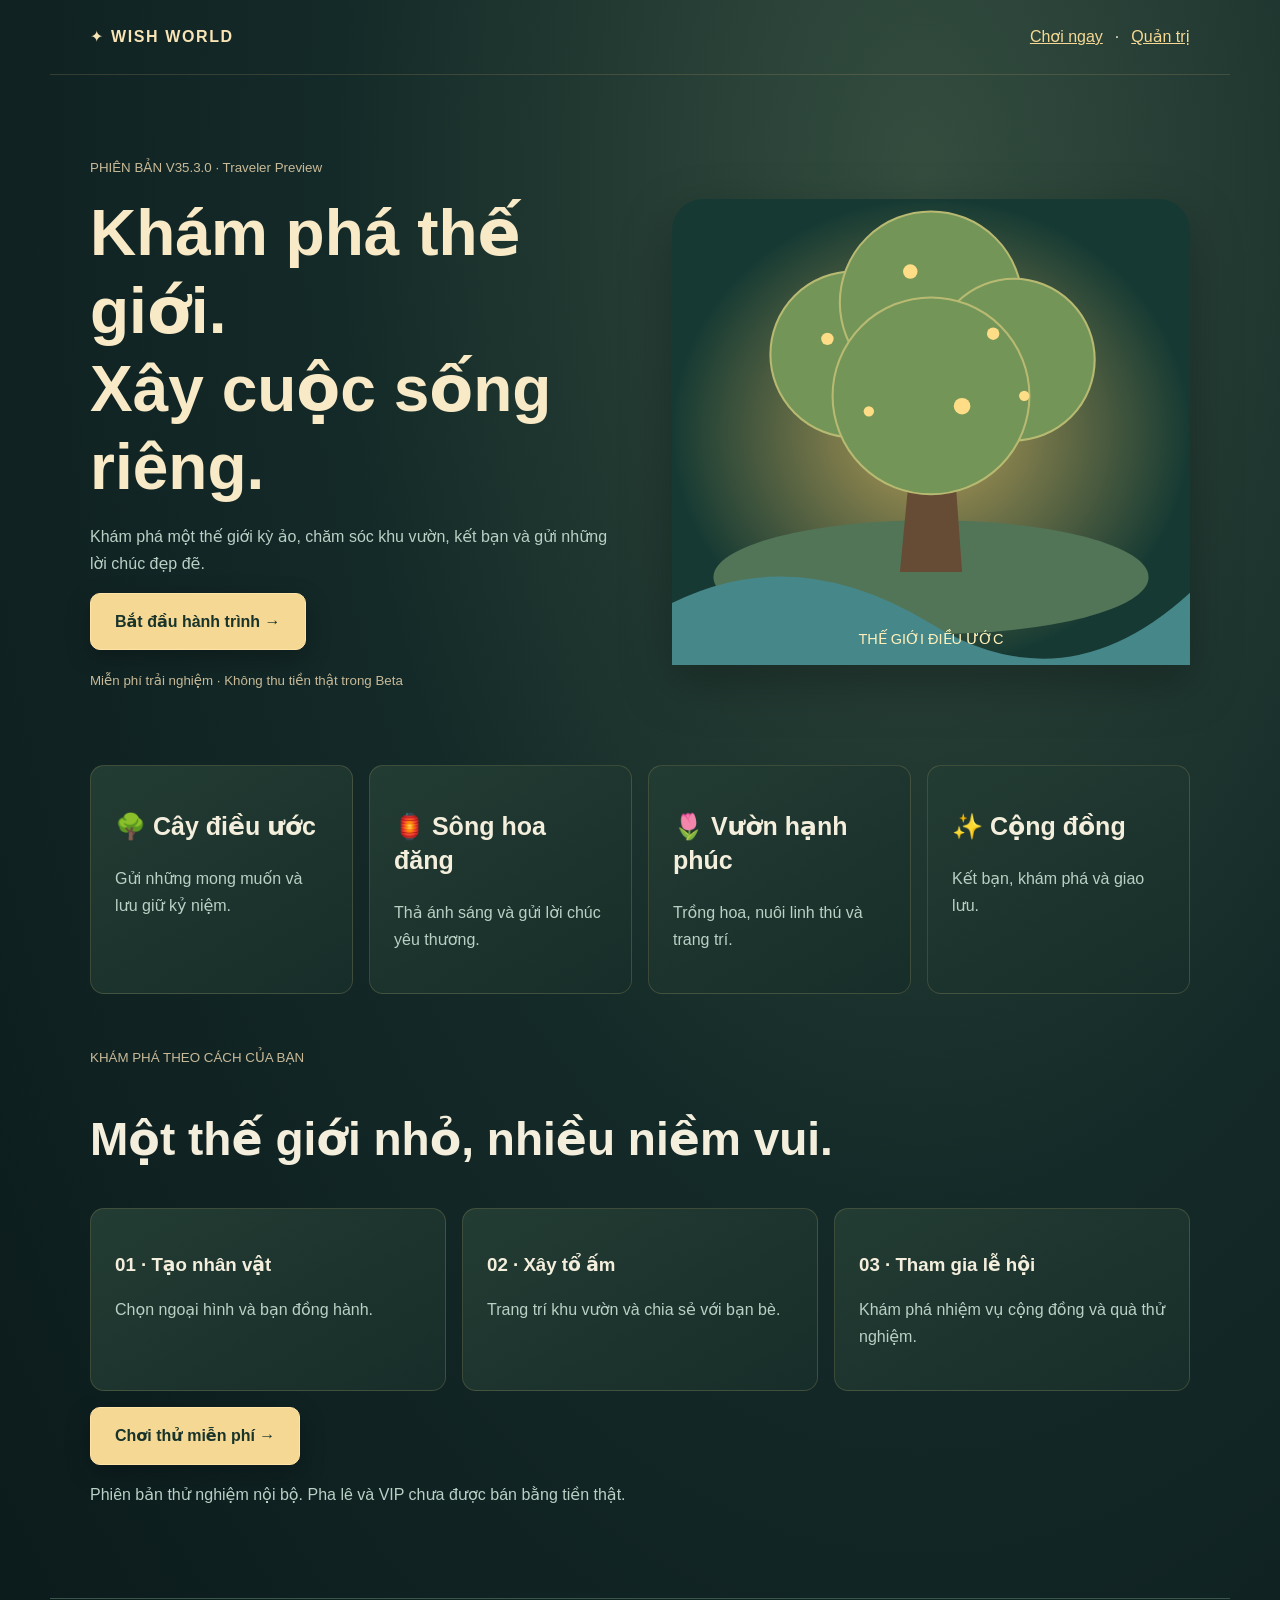
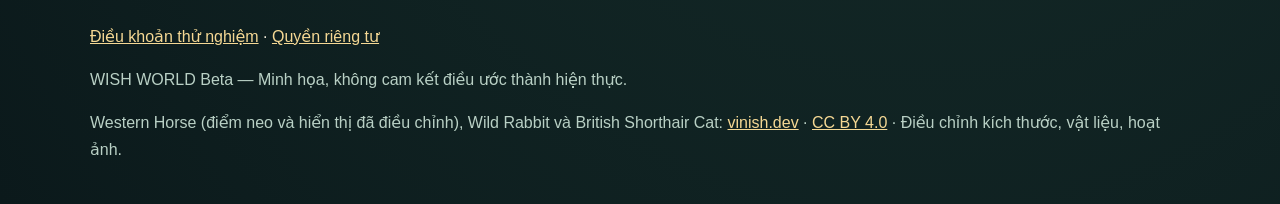
<file: landing.html>
<!doctype html><html lang="vi"><meta charset="utf-8"><meta name="viewport" content="width=device-width,initial-scale=1"><title>WISH WORLD V35.3.0 — Traveler Preview</title><link rel="icon" href="/favicon.svg" type="image/svg+xml"><style>*{box-sizing:border-box}body{margin:0;background:#102724;color:#f4eedc;font:16px/1.6 'Segoe UI','Noto Sans',Arial,system-ui,sans-serif}header,main,footer{max-width:1180px;margin:auto;padding:24px}header{display:flex;justify-content:space-between;align-items:center;gap:16px;flex-wrap:wrap}a{color:#f5d894} .logo{letter-spacing:.18em;font-weight:800}.hero{min-height:490px;display:grid;grid-template-columns:1fr 1fr;align-items:center;gap:32px;padding:40px 0}h1{font-size:clamp(40px,6vw,80px);line-height:1.22;margin:15px 0}p{line-height:1.7;color:#b9d0c5}.cta{display:inline-block;background:#f5d894;color:#18342b;padding:15px 24px;border-radius:10px;font-weight:800;text-decoration:none}.cards{display:grid;grid-template-columns:repeat(auto-fit,minmax(220px,1fr));gap:16px}article{background:#1d3832;border:1px solid #3a5548;padding:22px;border-radius:14px}small{color:#c8ba98}footer{border-top:1px solid #39564a;margin-top:50px}svg{width:100%;height:auto}@media(max-width:700px){.hero{grid-template-columns:1fr;min-height:0}}html{-webkit-text-size-adjust:100%;text-size-adjust:100%}body{background:radial-gradient(ellipse at 72% 10%,#344d3f,#142a28 45%,#0b191b 100%);overflow-wrap:break-word}header,main,footer{padding:24px clamp(16px,4vw,40px)}header{border-bottom:1px solid #c3a46d33}.logo{letter-spacing:.10em;color:#f8e4b5}.hero{gap:clamp(22px,5vw,70px);padding:55px 0}.hero>div{min-width:0}h1,h2,h3{letter-spacing:0;line-height:1.35;font-weight:700}h1{line-height:1.22;font-size:clamp(35px,5vw,66px);color:#f8e9c7}h2{font-size:clamp(19px,2vw,25px)}.cta{line-height:1.6;box-shadow:0 8px 25px #0004;border:1px solid #ffe3a7}.cta:hover{background:#fff0c5}a:focus-visible{outline:2px solid #fff3d2;outline-offset:4px}article{background:linear-gradient(150deg,#233c33,#172d29);border:1px solid #a99c6340;padding:24px;min-width:0}.cards{grid-template-columns:repeat(auto-fit,minmax(min(220px,100%),1fr))}svg{filter:drop-shadow(0 18px 25px #0004)}svg text{font-family:'Segoe UI',Arial,sans-serif}nav{display:flex;gap:12px;flex-wrap:wrap}footer{line-height:1.7}@media(max-width:700px){.hero{padding:28px 0}.hero svg{max-width:480px;margin:auto}h1{font-size:clamp(33px,8vw,48px)}header,main,footer{padding:16px}article{padding:18px}}</style><header><span class="logo">✦ WISH WORLD</span><nav><a href="/play">Chơi ngay</a> · <a href="/admin">Quản trị</a></nav></header><main><section class="hero"><div><small>PHIÊN BẢN V35.3.0 · Traveler Preview</small><h1>Khám phá thế giới.<br>Xây cuộc sống riêng.</h1><p>Khám phá một thế giới kỳ ảo, chăm sóc khu vườn, kết bạn và gửi những lời chúc đẹp đẽ.</p><a class="cta" href="/play">Bắt đầu hành trình →</a><p><small>Miễn phí trải nghiệm · Không thu tiền thật trong Beta</small></p></div><svg viewBox="0 0 500 450" role="img" aria-label="Minh họa cây điều ước"><defs><radialGradient id="g"><stop stop-color="#b49d57"/><stop offset="1" stop-color="#163a33"/></radialGradient></defs><rect width="500" height="450" rx="30" fill="url(#g)"/><ellipse cx="250" cy="365" rx="210" ry="55" fill="#527557"/><path d="M220 360L240 150 265 150 280 360Z" fill="#674c35"/><g fill="#739558" stroke="#b8ba72" stroke-width="2"><circle cx="175" cy="150" r="80"/><circle cx="250" cy="100" r="88"/><circle cx="330" cy="155" r="78"/><circle cx="250" cy="190" r="95"/></g><g fill="#ffdd86"><circle cx="150" cy="135" r="6"/><circle cx="230" cy="70" r="7"/><circle cx="310" cy="130" r="6"/><circle cx="280" cy="200" r="8"/><circle cx="190" cy="205" r="5"/><circle cx="340" cy="190" r="5"/></g><path d="M0 390Q120 330 250 410T500 380V450H0Z" fill="#46878a"/><text x="250" y="430" text-anchor="middle" fill="#fff0bb" font-size="14">THẾ GIỚI ĐIỀU ƯỚC</text></svg></section><section class="cards"><article><h2>🌳 Cây điều ước</h2><p>Gửi những mong muốn và lưu giữ kỷ niệm.</p></article><article><h2>🏮 Sông hoa đăng</h2><p>Thả ánh sáng và gửi lời chúc yêu thương.</p></article><article><h2>🌷 Vườn hạnh phúc</h2><p>Trồng hoa, nuôi linh thú và trang trí.</p></article><article><h2>✨ Cộng đồng</h2><p>Kết bạn, khám phá và giao lưu.</p></article></section><section style="padding:50px 0 0"><small>KHÁM PHÁ THEO CÁCH CỦA BẠN</small><h2 style="font-size:clamp(28px,4vw,46px)">Một thế giới nhỏ, nhiều niềm vui.</h2><div class="cards"><article><h3>01 · Tạo nhân vật</h3><p>Chọn ngoại hình và bạn đồng hành.</p></article><article><h3>02 · Xây tổ ấm</h3><p>Trang trí khu vườn và chia sẻ với bạn bè.</p></article><article><h3>03 · Tham gia lễ hội</h3><p>Khám phá nhiệm vụ cộng đồng và quà thử nghiệm.</p></article></div><p><a class="cta" href="/play">Chơi thử miễn phí →</a></p><p>Phiên bản thử nghiệm nội bộ. Pha lê và VIP chưa được bán bằng tiền thật.</p></section></main><footer><a href="/terms">Điều khoản thử nghiệm</a> · <a href="/privacy">Quyền riêng tư</a><p>WISH WORLD Beta — Minh họa, không cam kết điều ước thành hiện thực.</p><p>Western Horse (điểm neo và hiển thị đã điều chỉnh), Wild Rabbit và British Shorthair Cat: <a href="https://vinish.dev/free-3d-models/">vinish.dev</a> · <a href="https://creativecommons.org/licenses/by/4.0/">CC BY 4.0</a> · Điều chỉnh kích thước, vật liệu, hoạt ảnh.</p></footer></html>
<script>const ref=new URLSearchParams(location.search).get('ref');if(ref&&/^[0-9a-f]{16}$/.test(ref))document.querySelectorAll('a[href="/play"]').forEach(a=>a.href='/play?ref='+encodeURIComponent(ref));</script>
</file>
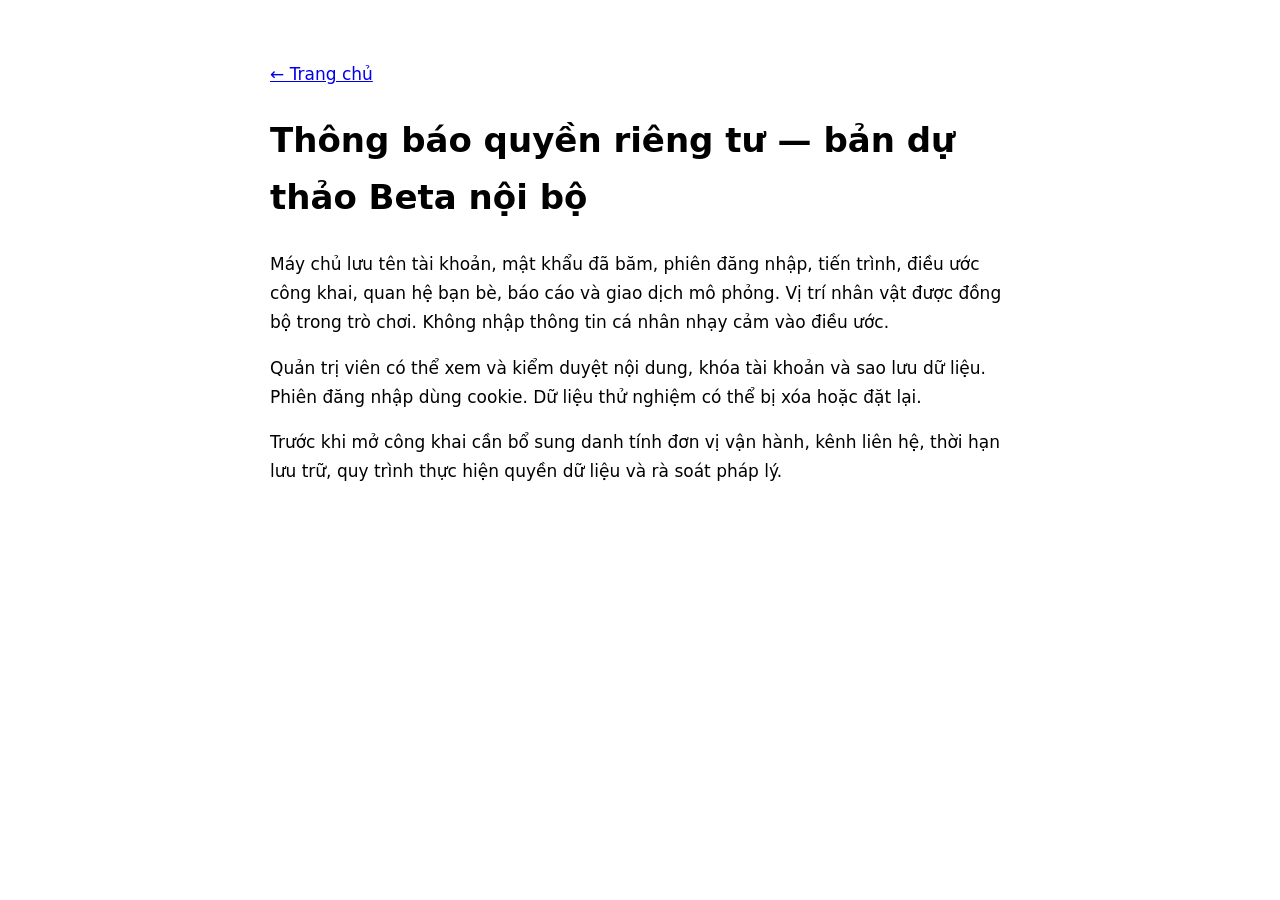
<file: privacy.html>
<!doctype html><html lang="vi"><meta charset="utf-8"><meta name="viewport" content="width=device-width"><title>Quyền riêng tư Beta</title><main style="max-width:740px;margin:40px auto;padding:20px;font:17px/1.7 system-ui"><a href="/">← Trang chủ</a><h1>Thông báo quyền riêng tư — bản dự thảo Beta nội bộ</h1><p>Máy chủ lưu tên tài khoản, mật khẩu đã băm, phiên đăng nhập, tiến trình, điều ước công khai, quan hệ bạn bè, báo cáo và giao dịch mô phỏng. Vị trí nhân vật được đồng bộ trong trò chơi. Không nhập thông tin cá nhân nhạy cảm vào điều ước.</p><p>Quản trị viên có thể xem và kiểm duyệt nội dung, khóa tài khoản và sao lưu dữ liệu. Phiên đăng nhập dùng cookie. Dữ liệu thử nghiệm có thể bị xóa hoặc đặt lại.</p><p>Trước khi mở công khai cần bổ sung danh tính đơn vị vận hành, kênh liên hệ, thời hạn lưu trữ, quy trình thực hiện quyền dữ liệu và rà soát pháp lý.</p></main></html>
</file>
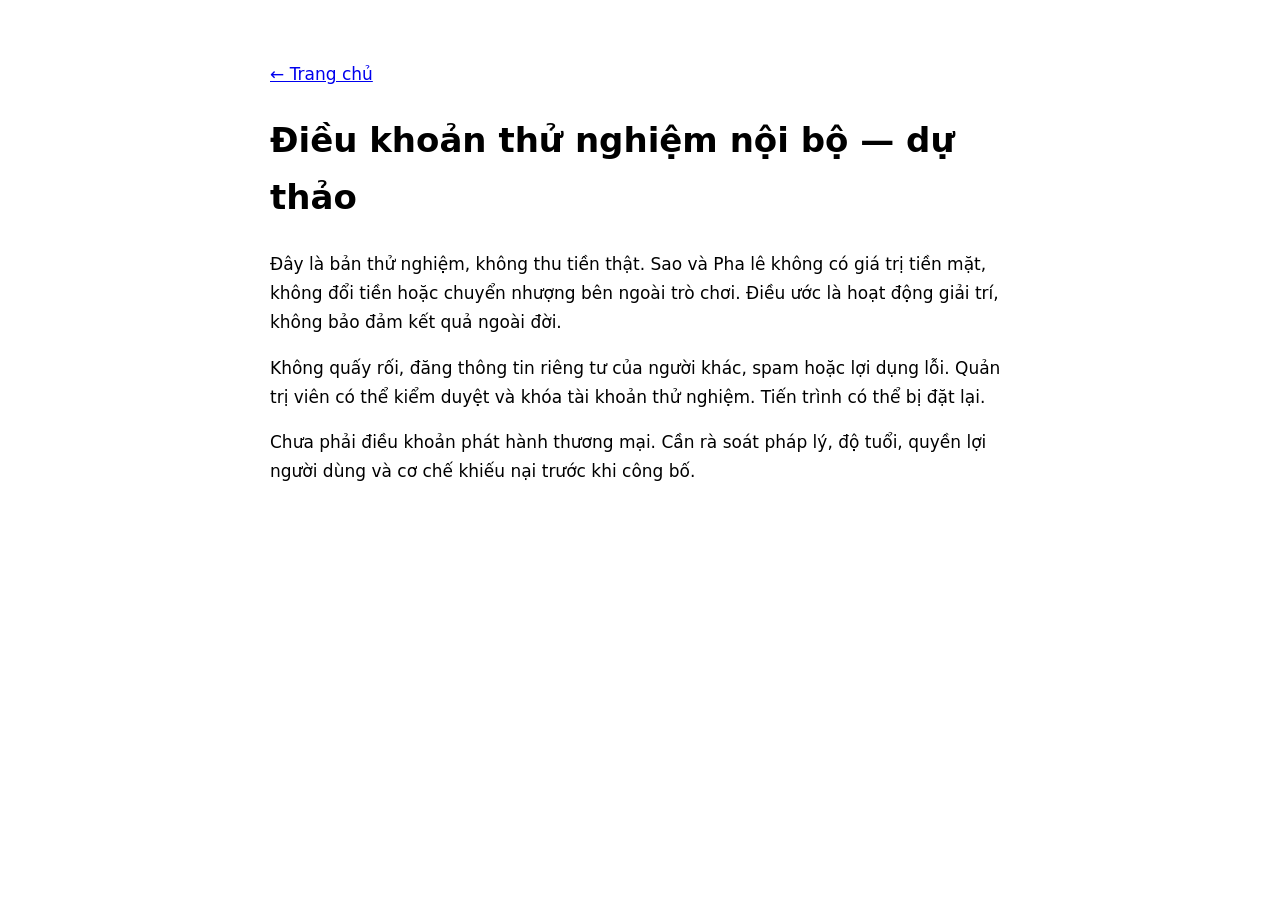
<file: terms.html>
<!doctype html><html lang="vi"><meta charset="utf-8"><meta name="viewport" content="width=device-width"><title>Điều khoản Beta</title><main style="max-width:740px;margin:40px auto;padding:20px;font:17px/1.7 system-ui"><a href="/">← Trang chủ</a><h1>Điều khoản thử nghiệm nội bộ — dự thảo</h1><p>Đây là bản thử nghiệm, không thu tiền thật. Sao và Pha lê không có giá trị tiền mặt, không đổi tiền hoặc chuyển nhượng bên ngoài trò chơi. Điều ước là hoạt động giải trí, không bảo đảm kết quả ngoài đời.</p><p>Không quấy rối, đăng thông tin riêng tư của người khác, spam hoặc lợi dụng lỗi. Quản trị viên có thể kiểm duyệt và khóa tài khoản thử nghiệm. Tiến trình có thể bị đặt lại.</p><p>Chưa phải điều khoản phát hành thương mại. Cần rà soát pháp lý, độ tuổi, quyền lợi người dùng và cơ chế khiếu nại trước khi công bố.</p></main></html>
</file>
